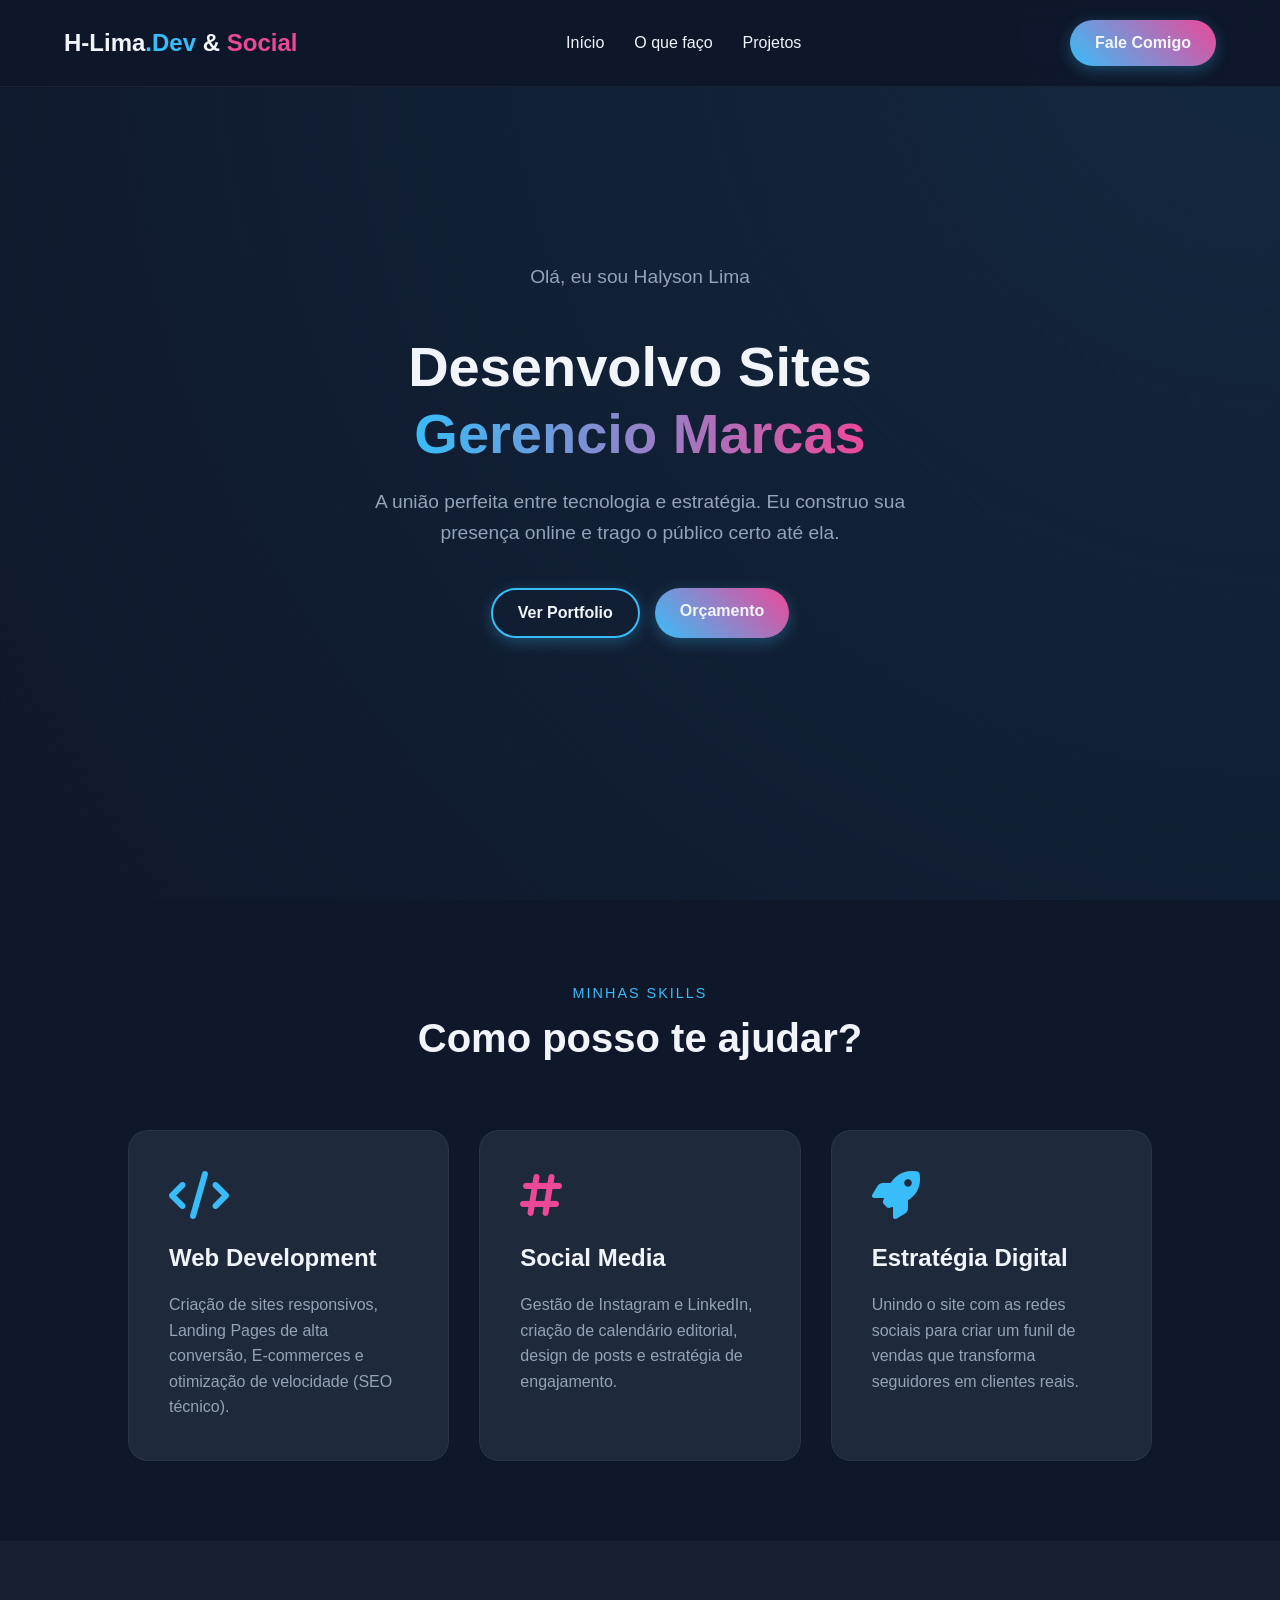
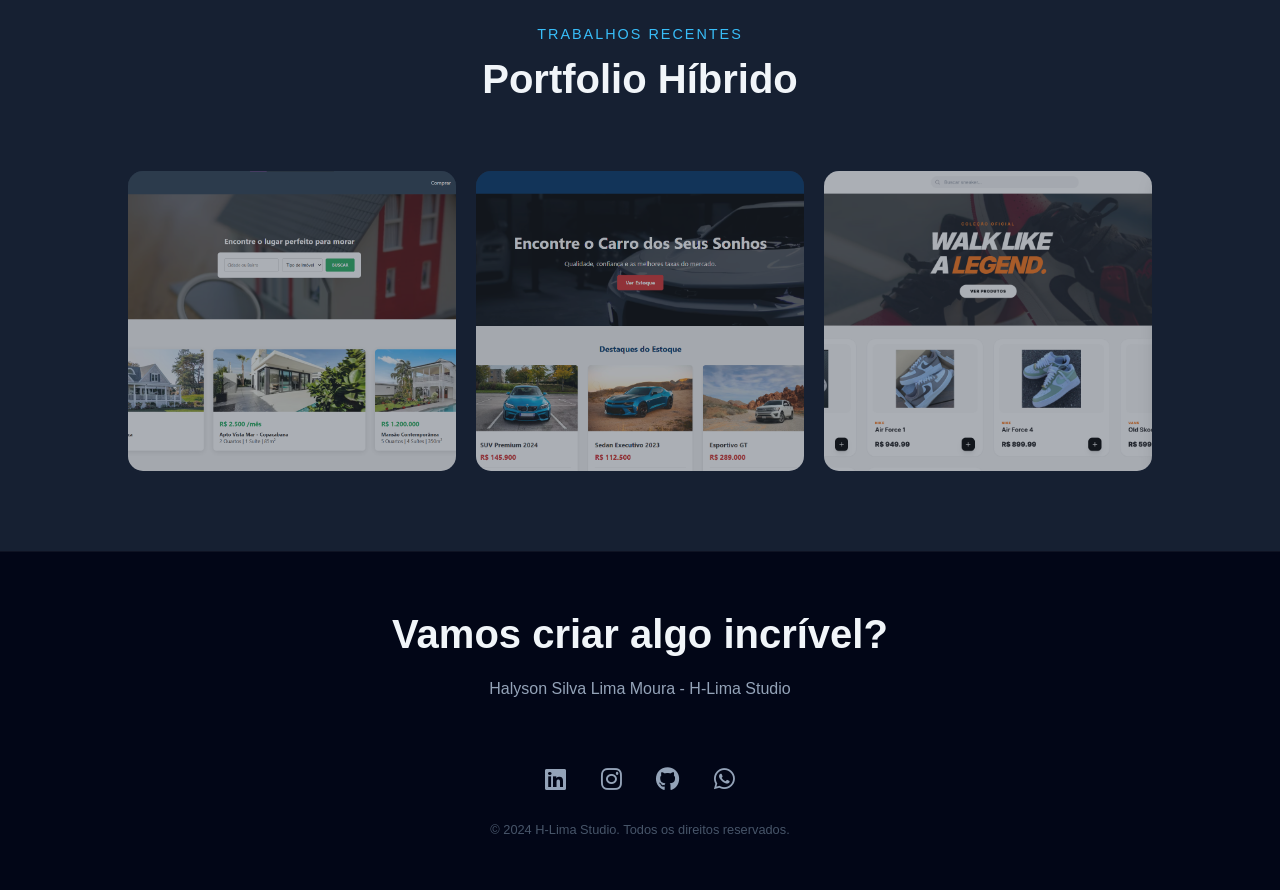
<file: index.html>
<!DOCTYPE html>
<html lang="pt-br">
<head>
    <meta charset="UTF-8">
    <meta name="viewport" content="width=device-width, initial-scale=1.0">
    <title>H-Lima Studio | Dev & Social Media</title>
    <link rel="stylesheet" href="https://cdnjs.cloudflare.com/ajax/libs/font-awesome/6.0.0/css/all.min.css">
    <style>
        /* --- CONFIGURAÇÕES GERAIS --- */
        :root {
            --bg-color: #0f172a;
            --card-bg: #1e293b;
            --primary: #38bdf8; /* Azul Tech */
            --secondary: #ec4899; /* Rosa Social Media */
            --text: #f1f5f9;
            --text-muted: #94a3b8;
        }

        * { margin: 0; padding: 0; box-sizing: border-box; font-family: 'Segoe UI', sans-serif; }
        
        body { background-color: var(--bg-color); color: var(--text); line-height: 1.6; }
        a { text-decoration: none; color: inherit; transition: 0.3s; }
        ul { list-style: none; }

        /* --- HEADER --- */
        header {
            display: flex;
            justify-content: space-between;
            align-items: center;
            padding: 20px 5%;
            background: rgba(15, 23, 42, 0.9);
            position: fixed;
            width: 100%;
            top: 0;
            z-index: 1000;
            backdrop-filter: blur(10px);
            border-bottom: 1px solid rgba(255,255,255,0.05);
        }

        .logo { font-size: 1.5rem; font-weight: bold; }
        .logo span { color: var(--primary); }
        .logo span.social { color: var(--secondary); }

        nav ul { display: flex; gap: 30px; }
        nav a:hover { color: var(--primary); }

        .btn-cta {
            padding: 10px 25px;
            background: linear-gradient(45deg, var(--primary), var(--secondary));
            border-radius: 50px;
            font-weight: bold;
            box-shadow: 0 4px 15px rgba(56, 189, 248, 0.3);
        }
        .btn-cta:hover { transform: translateY(-2px); box-shadow: 0 6px 20px rgba(236, 72, 153, 0.4); }

        /* --- HERO SECTION --- */
        .hero {
            height: 100vh;
            display: flex;
            flex-direction: column;
            justify-content: center;
            align-items: center;
            text-align: center;
            padding: 0 20px;
            background: radial-gradient(circle at top right, rgba(56,189,248,0.1), transparent);
        }

        .hero h1 { font-size: 3.5rem; margin-bottom: 20px; line-height: 1.2; }
        .hero h1 .gradient-text {
            background: linear-gradient(to right, var(--primary), var(--secondary));
            -webkit-background-clip: text;
            -webkit-text-fill-color: transparent;
        }
        .hero p { font-size: 1.2rem; color: var(--text-muted); max-width: 600px; margin-bottom: 40px; }

        /* --- SERVIÇOS --- */
        section { padding: 80px 10%; }
        .section-title { text-align: center; margin-bottom: 60px; }
        .section-title h2 { font-size: 2.5rem; margin-bottom: 10px; }
        .section-title span { color: var(--primary); text-transform: uppercase; letter-spacing: 2px; font-size: 0.9rem; }

        .services-grid {
            display: grid;
            grid-template-columns: repeat(auto-fit, minmax(300px, 1fr));
            gap: 30px;
        }

        .card {
            background: var(--card-bg);
            padding: 40px;
            border-radius: 20px;
            border: 1px solid rgba(255,255,255,0.05);
            transition: 0.3s;
        }

        .card:hover { transform: translateY(-10px); border-color: var(--primary); }
        .card i { font-size: 3rem; margin-bottom: 20px; color: var(--primary); }
        .card.social i { color: var(--secondary); } /* Cor diferente para social */
        .card h3 { margin-bottom: 15px; font-size: 1.5rem; }
        .card p { color: var(--text-muted); }

        /* --- PORTFOLIO --- */
        .portfolio-grid {
            display: grid;
            grid-template-columns: repeat(auto-fit, minmax(300px, 1fr));
            gap: 20px;
        }
        
        .project {
            height: 300px;
            background: #2d3748;
            border-radius: 15px;
            position: relative;
            overflow: hidden;
            display: flex;
            align-items: center;
            justify-content: center;
        }
        
        .project img { width: 100%; height: 100%; object-fit: cover; opacity: 0.6; transition: 0.3s; }
        .project:hover img { opacity: 0.3; transform: scale(1.1); }
        
        .project-info {
            position: absolute;
            text-align: center;
            opacity: 0;
            transition: 0.3s;
            transform: translateY(20px);
        }
        
        .project:hover .project-info { opacity: 1; transform: translateY(0); }

        /* --- FOOTER --- */
        footer {
            background: #020617;
            padding: 50px 10%;
            text-align: center;
            border-top: 1px solid rgba(255,255,255,0.05);
        }
        .social-links { margin: 20px 0; }
        .social-links a { font-size: 1.5rem; margin: 0 15px; color: var(--text-muted); }
        .social-links a:hover { color: var(--primary); }

        /* --- MOBILE --- */
        @media (max-width: 768px) {
            .hero h1 { font-size: 2.5rem; }
            nav { display: none; } /* Menu simplificado para demo */
            header { justify-content: center; }
        }
    </style>
</head>
<body>

    <header>
        <div class="logo">H-Lima<span>.Dev</span> & <span class="social">Social</span></div>
        <nav>
            <ul>
                <li><a href="#home">Início</a></li>
                <li><a href="#servicos">O que faço</a></li>
                <li><a href="#portfolio">Projetos</a></li>
            </ul>
        </nav>
        <a href="https://wa.me/seunumerodewhatsapp" class="btn-cta">Fale Comigo</a>
    </header>

    <section class="hero" id="home">
        <p>Olá, eu sou Halyson Lima</p>
        <h1>
            Desenvolvo Sites <br>
            <span class="gradient-text">Gerencio Marcas</span>
        </h1>
        <p>A união perfeita entre tecnologia e estratégia. Eu construo sua presença online e trago o público certo até ela.</p>
        <div style="display: flex; gap: 15px;">
            <a href="#portfolio" class="btn-cta" style="background: transparent; border: 2px solid var(--primary);">Ver Portfolio</a>
            <a href="#contato" class="btn-cta">Orçamento</a>
        </div>
    </section>

    <section id="servicos">
        <div class="section-title">
            <span>Minhas Skills</span>
            <h2>Como posso te ajudar?</h2>
        </div>

        <div class="services-grid">
            <div class="card">
                <i class="fas fa-code"></i>
                <h3>Web Development</h3>
                <p>Criação de sites responsivos, Landing Pages de alta conversão, E-commerces e otimização de velocidade (SEO técnico).</p>
            </div>

            <div class="card social">
                <i class="fas fa-hashtag"></i>
                <h3>Social Media</h3>
                <p>Gestão de Instagram e LinkedIn, criação de calendário editorial, design de posts e estratégia de engajamento.</p>
            </div>

            <div class="card">
                <i class="fas fa-rocket"></i>
                <h3>Estratégia Digital</h3>
                <p>Unindo o site com as redes sociais para criar um funil de vendas que transforma seguidores em clientes reais.</p>
            </div>
        </div>
    </section>

    <section id="portfolio" style="background-color: #162032;">
        <div class="section-title">
            <span>Trabalhos Recentes</span>
            <h2>Portfolio Híbrido</h2>
        </div>

        <div class="portfolio-grid">
            <div class="project">
                <img src="img/imobiliaria.png" alt="Site Imobiliária">
                <div class="project-info">
                    <h3>Landing Page Imobiliária</h3>
                    <p>Desenvolvimento Web | Sistema de cadastro integrado</p>
                </div>
            </div>

            <div class="project">
                <img src="img/autoprime.png" alt="Concessionária Auto Prime">
                <div class="project-info">
                    <h3>AutoPrime - Veículos Premium</h3>
                    <p>Desenvolvimento Web | Sistema de cadastro integrado</p>
                </div>
            </div>

            <div class="project">
                <img src="img/e-comerce.png" alt="E-commerce">
                <div class="project-info">
                    <h3>E-commerce de Moda</h3>
                    <p>Desenvolvimento Web | Sistema integrado de pedidos</p>
                </div>
            </div>
        </div>
    </section>

    <footer id="contato">
        <div class="section-title">
            <h2>Vamos criar algo incrível?</h2>
            <p style="color: var(--text-muted); margin-top: 10px;">Halyson Silva Lima Moura - H-Lima Studio</p>
        </div>
        
        <div class="social-links">
            <a href="#"><i class="fab fa-linkedin"></i></a>
            <a href="#"><i class="fab fa-instagram"></i></a>
            <a href="#"><i class="fab fa-github"></i></a>
            <a href="#"><i class="fab fa-whatsapp"></i></a>
        </div>

        <p style="font-size: 0.8rem; color: #475569;">&copy; 2024 H-Lima Studio. Todos os direitos reservados.</p>
    </footer>

</body>
</html>
</file>
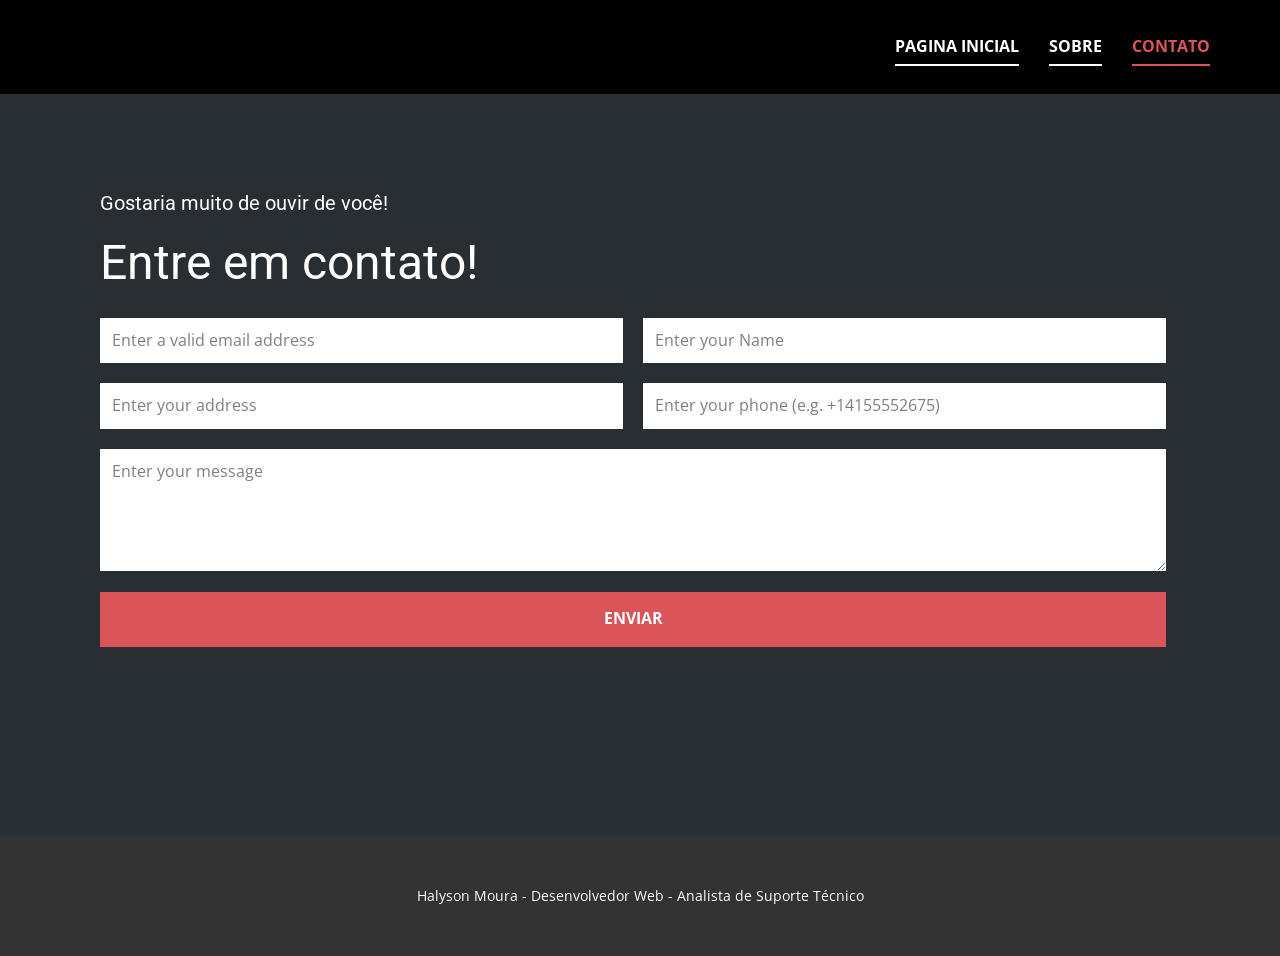
<file: Contato.html>
<!DOCTYPE html>
<html style="font-size: 16px;" lang="pt"><head>
    <meta name="viewport" content="width=device-width, initial-scale=1.0">
    <meta charset="utf-8">
    <meta name="keywords" content="Entre em contato!">
    <meta name="description" content="">
    <title>Contato</title>
    <link rel="stylesheet" href="nicepage.css" media="screen">
<link rel="stylesheet" href="Contato.css" media="screen">
    <script class="u-script" type="text/javascript" src="jquery.js" defer=""></script>
    <script class="u-script" type="text/javascript" src="nicepage.js" defer=""></script>
    <meta name="generator" content="Nicepage 6.14.4, nicepage.com">
    <meta name="referrer" content="origin">
    <link id="u-theme-google-font" rel="stylesheet" href="https://fonts.googleapis.com/css?family=Roboto:100,100i,300,300i,400,400i,500,500i,700,700i,900,900i|Open+Sans:300,300i,400,400i,500,500i,600,600i,700,700i,800,800i">
    
    
    
    <script type="application/ld+json">{
		"@context": "http://schema.org",
		"@type": "Organization",
		"name": ""
}</script>
    <meta name="theme-color" content="#478ac9">
    <meta property="og:title" content="Contato">
    <meta property="og:type" content="website">
  <meta data-intl-tel-input-cdn-path="intlTelInput/"></head>
  <body data-path-to-root="./" data-include-products="false" class="u-body u-xl-mode" data-lang="pt"><header class="u-black u-clearfix u-header u-header" id="sec-70de"><div class="u-clearfix u-sheet u-valign-middle u-sheet-1">
        <nav class="u-menu u-menu-one-level u-offcanvas u-menu-1" data-animation-name="fadeIn" data-animation-duration="1000" data-animation-delay="0" data-responsive-from="MD">
          <div class="menu-collapse" style="font-size: 1rem; letter-spacing: 0px; font-weight: 700; text-transform: uppercase;">
            <a class="u-button-style u-custom-active-border-color u-custom-border u-custom-border-color u-custom-borders u-custom-hover-border-color u-custom-left-right-menu-spacing u-custom-padding-bottom u-custom-text-active-color u-custom-text-color u-custom-text-hover-color u-custom-top-bottom-menu-spacing u-nav-link u-text-active-palette-1-base u-text-hover-palette-2-base" href="#">
              <svg class="u-svg-link" viewBox="0 0 24 24"><use xlink:href="#menu-hamburger"></use></svg>
              <svg class="u-svg-content" version="1.1" id="menu-hamburger" viewBox="0 0 16 16" x="0px" y="0px" xmlns:xlink="http://www.w3.org/1999/xlink" xmlns="http://www.w3.org/2000/svg"><g><rect y="1" width="16" height="2"></rect><rect y="7" width="16" height="2"></rect><rect y="13" width="16" height="2"></rect>
</g></svg>
            </a>
          </div>
          <div class="u-custom-menu u-nav-container">
            <ul class="u-nav u-spacing-30 u-unstyled u-nav-1" data-animation-name="customAnimationIn" data-animation-duration="1000"><li class="u-nav-item"><a class="u-border-2 u-border-active-palette-2-base u-border-hover-palette-2-base u-border-no-left u-border-no-right u-border-no-top u-border-white u-button-style u-nav-link u-text-active-palette-2-base u-text-hover-palette-2-base u-text-white" href="index.html" style="padding: 10px 0px;">Pagina Inicial</a>
</li><li class="u-nav-item"><a class="u-border-2 u-border-active-palette-2-base u-border-hover-palette-2-base u-border-no-left u-border-no-right u-border-no-top u-border-white u-button-style u-nav-link u-text-active-palette-2-base u-text-hover-palette-2-base u-text-white" href="Sobre.html" style="padding: 10px 0px;">Sobre</a>
</li><li class="u-nav-item"><a class="u-border-2 u-border-active-palette-2-base u-border-hover-palette-2-base u-border-no-left u-border-no-right u-border-no-top u-border-white u-button-style u-nav-link u-text-active-palette-2-base u-text-hover-palette-2-base u-text-white" href="Contato.html" style="padding: 10px 0px;">Contato</a>
</li></ul>
          </div>
          <div class="u-custom-menu u-nav-container-collapse">
            <div class="u-black u-container-style u-inner-container-layout u-opacity u-opacity-95 u-sidenav">
              <div class="u-inner-container-layout u-sidenav-overflow">
                <div class="u-menu-close"></div>
                <ul class="u-align-center u-nav u-popupmenu-items u-unstyled u-nav-2"><li class="u-nav-item"><a class="u-button-style u-nav-link" href="index.html">Pagina Inicial</a>
</li><li class="u-nav-item"><a class="u-button-style u-nav-link" href="Sobre.html">Sobre</a>
</li><li class="u-nav-item"><a class="u-button-style u-nav-link" href="Contato.html">Contato</a>
</li></ul>
              </div>
            </div>
            <div class="u-black u-menu-overlay u-opacity u-opacity-70"></div>
          </div>
        </nav>
      </div></header>
    <section class="u-clearfix u-palette-1-dark-3 u-section-1" id="carousel_7a34">
      <div class="u-clearfix u-sheet u-sheet-1">
        <div class="data-layout-selected u-clearfix u-expanded-width u-gutter-28 u-layout-wrap u-layout-wrap-1">
          <div class="u-layout">
            <div class="u-layout-row">
              <div class="u-align-left u-container-align-left u-container-style u-layout-cell u-right-cell u-size-60 u-layout-cell-1" data-animation-name="customAnimationIn" data-animation-duration="1500" data-animation-delay="500">
                <div class="u-container-layout u-container-layout-1">
                  <h5 class="u-align-left u-text u-text-1">Gostaria muito de ouvir de você!</h5>
                  <h2 class="u-align-left u-text u-text-2">Entre em contato!</h2>
                  <div class="u-form u-form-1">
                    <form action="https://forms.nicepagesrv.com/v2/form/process" class="u-clearfix u-form-spacing-20 u-form-vertical u-inner-form" style="padding: 0px;" source="email" name="form">
                      <div class="u-form-email u-form-group u-form-partition-factor-2 u-label-top u-form-group-1">
                        <label for="email-b04a" class="u-form-control-hidden u-label">Email</label>
                        <input type="email" placeholder="Enter a valid email address" id="email-b04a" name="email" class="u-border-none u-input u-input-rectangle" required="" wfd-id="id591">
                      </div>
                      <div class="u-form-group u-form-name u-form-partition-factor-2 u-label-top u-form-group-2">
                        <label for="name-b04a" class="u-form-control-hidden u-label">Name</label>
                        <input type="text" placeholder="Enter your Name" id="name-b04a" name="name" class="u-border-none u-input u-input-rectangle" required="" wfd-id="id592">
                      </div>
                      <div class="u-form-address u-form-group u-form-partition-factor-2 u-label-top u-form-group-3">
                        <label for="address-920c" class="u-form-control-hidden u-label">Address</label>
                        <input type="text" placeholder="Enter your address" id="address-920c" name="address" class="u-border-none u-input u-input-rectangle" required="" wfd-id="id593">
                      </div>
                      <div class="u-form-group u-form-partition-factor-2 u-form-phone u-label-top u-form-group-4">
                        <label for="phone-6f45" class="u-form-control-hidden u-label">Phone</label>
                        <input type="tel" pattern="\+?\d{0,2}[\s\(\-]?([0-9]{3})[\s\)\-]?([\s\-]?)([0-9]{3})[\s\-]?([0-9]{2})[\s\-]?([0-9]{2})" placeholder="Enter your phone (e.g. +14155552675)" id="phone-6f45" name="phone" class="u-border-none u-input u-input-rectangle" required="" wfd-id="id594">
                      </div>
                      <div class="u-form-group u-form-message u-label-top u-form-group-5">
                        <label for="message-b04a" class="u-form-control-hidden u-label">Message</label>
                        <textarea placeholder="Enter your message" rows="4" cols="50" id="message-b04a" name="message" class="u-border-none u-input u-input-rectangle" required=""></textarea>
                      </div>
                      <div class="u-align-left u-form-group u-form-submit u-label-top u-form-group-6">
                        <a href="#" class="u-border-none u-btn u-btn-submit u-button-style u-palette-2-base u-btn-1">Enviar</a>
                        <input type="submit" value="submit" class="u-form-control-hidden" wfd-id="id595">
                      </div>
                      <div class="u-form-send-message u-form-send-success"> Thank you! Your message has been sent. </div>
                      <div class="u-form-send-error u-form-send-message"> Unable to send your message. Please fix errors then try again. </div>
                      <input type="hidden" value="" name="recaptchaResponse" wfd-id="id596">
                      <input type="hidden" name="formServices" value="35e57eb1-4435-adf1-3a0a-304f337c2d11">
                    </form>
                  </div>
                </div>
              </div>
            </div>
          </div>
        </div>
      </div>
    </section>
    
    
    
    <footer class="u-align-center u-clearfix u-footer u-grey-80 u-footer" id="sec-d5ef"><div class="u-clearfix u-sheet u-valign-middle u-sheet-1">
        <p class="u-align-center u-small-text u-text u-text-variant u-text-1">Halyson Moura - Desenvolvedor Web - Analista de Suporte Técnico</p>
      </div></footer>  
</body></html>
</file>
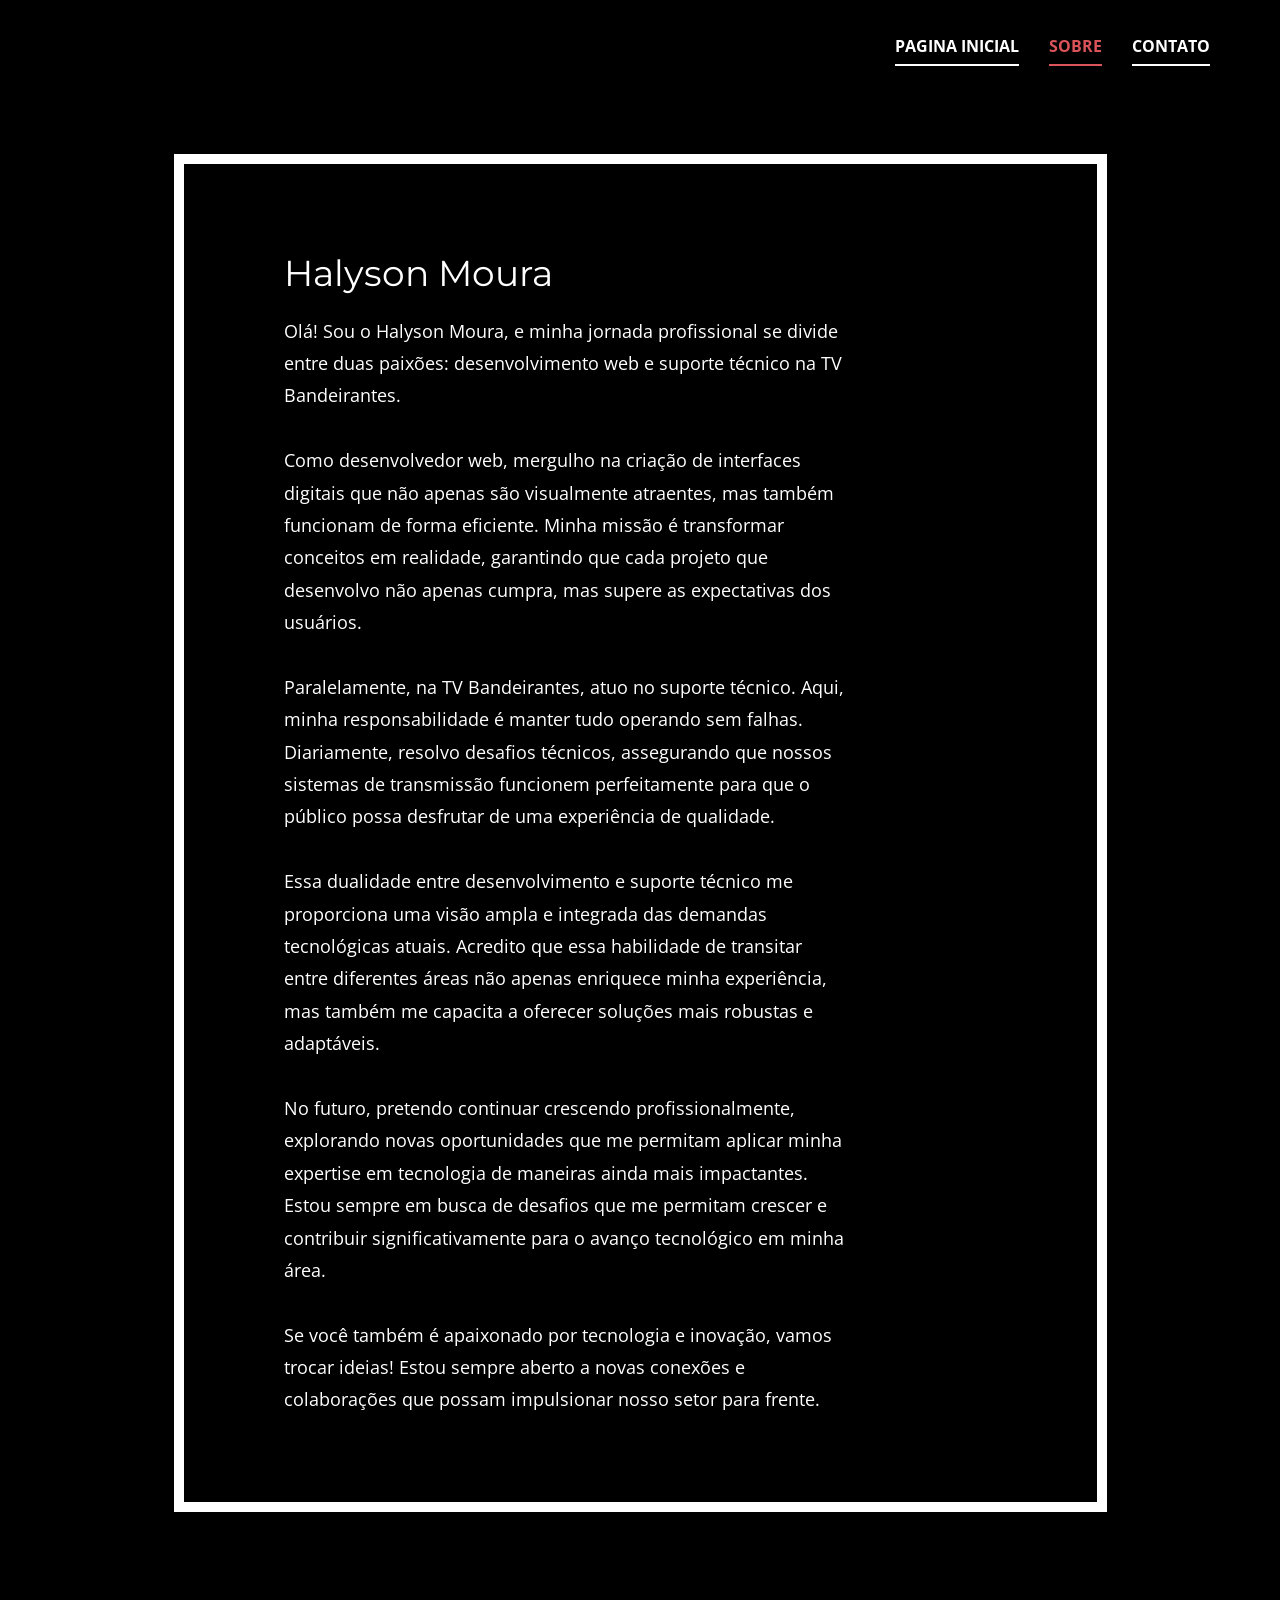
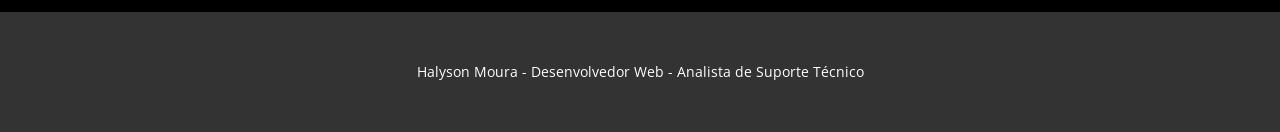
<file: Sobre.html>
<!DOCTYPE html>
<html style="font-size: 16px;" lang="pt"><head>
    <meta name="viewport" content="width=device-width, initial-scale=1.0">
    <meta charset="utf-8">
    <meta name="keywords" content="Halyson Moura">
    <meta name="description" content="">
    <title>Sobre</title>
    <link rel="stylesheet" href="nicepage.css" media="screen">
<link rel="stylesheet" href="Sobre.css" media="screen">
    <script class="u-script" type="text/javascript" src="jquery.js" defer=""></script>
    <script class="u-script" type="text/javascript" src="nicepage.js" defer=""></script>
    <meta name="generator" content="Nicepage 6.14.4, nicepage.com">
    <link id="u-theme-google-font" rel="stylesheet" href="https://fonts.googleapis.com/css?family=Roboto:100,100i,300,300i,400,400i,500,500i,700,700i,900,900i|Open+Sans:300,300i,400,400i,500,500i,600,600i,700,700i,800,800i">
    <link id="u-page-google-font" rel="stylesheet" href="https://fonts.googleapis.com/css?family=Montserrat:100,100i,200,200i,300,300i,400,400i,500,500i,600,600i,700,700i,800,800i,900,900i">
    
    
    
    <script type="application/ld+json">{
		"@context": "http://schema.org",
		"@type": "Organization",
		"name": ""
}</script>
    <meta name="theme-color" content="#478ac9">
    <meta property="og:title" content="Sobre">
    <meta property="og:type" content="website">
  <meta data-intl-tel-input-cdn-path="intlTelInput/"></head>
  <body data-path-to-root="./" data-include-products="false" class="u-body u-xl-mode" data-lang="pt"><header class="u-black u-clearfix u-header u-header" id="sec-70de"><div class="u-clearfix u-sheet u-valign-middle u-sheet-1">
        <nav class="u-menu u-menu-one-level u-offcanvas u-menu-1" data-animation-name="fadeIn" data-animation-duration="1000" data-animation-delay="0" data-responsive-from="MD">
          <div class="menu-collapse" style="font-size: 1rem; letter-spacing: 0px; font-weight: 700; text-transform: uppercase;">
            <a class="u-button-style u-custom-active-border-color u-custom-border u-custom-border-color u-custom-borders u-custom-hover-border-color u-custom-left-right-menu-spacing u-custom-padding-bottom u-custom-text-active-color u-custom-text-color u-custom-text-hover-color u-custom-top-bottom-menu-spacing u-nav-link u-text-active-palette-1-base u-text-hover-palette-2-base" href="#">
              <svg class="u-svg-link" viewBox="0 0 24 24"><use xlink:href="#menu-hamburger"></use></svg>
              <svg class="u-svg-content" version="1.1" id="menu-hamburger" viewBox="0 0 16 16" x="0px" y="0px" xmlns:xlink="http://www.w3.org/1999/xlink" xmlns="http://www.w3.org/2000/svg"><g><rect y="1" width="16" height="2"></rect><rect y="7" width="16" height="2"></rect><rect y="13" width="16" height="2"></rect>
</g></svg>
            </a>
          </div>
          <div class="u-custom-menu u-nav-container">
            <ul class="u-nav u-spacing-30 u-unstyled u-nav-1" data-animation-name="customAnimationIn" data-animation-duration="1000"><li class="u-nav-item"><a class="u-border-2 u-border-active-palette-2-base u-border-hover-palette-2-base u-border-no-left u-border-no-right u-border-no-top u-border-white u-button-style u-nav-link u-text-active-palette-2-base u-text-hover-palette-2-base u-text-white" href="index.html" style="padding: 10px 0px;">Pagina Inicial</a>
</li><li class="u-nav-item"><a class="u-border-2 u-border-active-palette-2-base u-border-hover-palette-2-base u-border-no-left u-border-no-right u-border-no-top u-border-white u-button-style u-nav-link u-text-active-palette-2-base u-text-hover-palette-2-base u-text-white" href="Sobre.html" style="padding: 10px 0px;">Sobre</a>
</li><li class="u-nav-item"><a class="u-border-2 u-border-active-palette-2-base u-border-hover-palette-2-base u-border-no-left u-border-no-right u-border-no-top u-border-white u-button-style u-nav-link u-text-active-palette-2-base u-text-hover-palette-2-base u-text-white" href="Contato.html" style="padding: 10px 0px;">Contato</a>
</li></ul>
          </div>
          <div class="u-custom-menu u-nav-container-collapse">
            <div class="u-black u-container-style u-inner-container-layout u-opacity u-opacity-95 u-sidenav">
              <div class="u-inner-container-layout u-sidenav-overflow">
                <div class="u-menu-close"></div>
                <ul class="u-align-center u-nav u-popupmenu-items u-unstyled u-nav-2"><li class="u-nav-item"><a class="u-button-style u-nav-link" href="index.html">Pagina Inicial</a>
</li><li class="u-nav-item"><a class="u-button-style u-nav-link" href="Sobre.html">Sobre</a>
</li><li class="u-nav-item"><a class="u-button-style u-nav-link" href="Contato.html">Contato</a>
</li></ul>
              </div>
            </div>
            <div class="u-black u-menu-overlay u-opacity u-opacity-70"></div>
          </div>
        </nav>
      </div></header>
    <section class="u-align-center u-black u-clearfix u-section-1" id="carousel_02b1">
      <div class="u-clearfix u-sheet u-sheet-1">
        <div class="custom-expanded u-align-left u-border-10 u-border-white u-container-style u-expanded-width-sm u-group u-radius u-shape-round u-group-1">
          <div class="u-container-layout u-container-layout-1">
            <h2 class="u-custom-font u-font-montserrat u-text u-text-1"> Halyson Moura</h2>
            <p class="u-text u-text-2"> Olá! Sou o Halyson Moura, e minha jornada profissional se divide entre duas paixões: desenvolvimento web e suporte técnico na TV Bandeirantes.<br>
              <br>Como desenvolvedor web, mergulho na criação de interfaces digitais que não apenas são visualmente atraentes, mas também funcionam de forma eficiente. Minha missão é transformar conceitos em realidade, garantindo que cada projeto que desenvolvo não apenas cumpra, mas supere as expectativas dos usuários.<br>
              <br>Paralelamente, na TV Bandeirantes, atuo no suporte técnico. Aqui, minha responsabilidade é manter tudo operando sem falhas. Diariamente, resolvo desafios técnicos, assegurando que nossos sistemas de transmissão funcionem perfeitamente para que o público possa desfrutar de uma experiência de qualidade.<br>
              <br>Essa dualidade entre desenvolvimento e suporte técnico me proporciona uma visão ampla e integrada das demandas tecnológicas atuais. Acredito que essa habilidade de transitar entre diferentes áreas não apenas enriquece minha experiência, mas também me capacita a oferecer soluções mais robustas e adaptáveis.<br>
              <br>No futuro, pretendo continuar crescendo profissionalmente, explorando novas oportunidades que me permitam aplicar minha expertise em tecnologia de maneiras ainda mais impactantes. Estou sempre em busca de desafios que me permitam crescer e contribuir significativamente para o avanço tecnológico em minha área.<br>
              <br>Se você também é apaixonado por tecnologia e inovação, vamos trocar ideias! Estou sempre aberto a novas conexões e colaborações que possam impulsionar nosso setor para frente.<br>
            </p>
          </div>
        </div>
      </div>
    </section>
    
    
    
    <footer class="u-align-center u-clearfix u-footer u-grey-80 u-footer" id="sec-d5ef"><div class="u-clearfix u-sheet u-valign-middle u-sheet-1">
        <p class="u-align-center u-small-text u-text u-text-variant u-text-1">Halyson Moura - Desenvolvedor Web - Analista de Suporte Técnico</p>
      </div></footer>  
</body></html>
</file>
